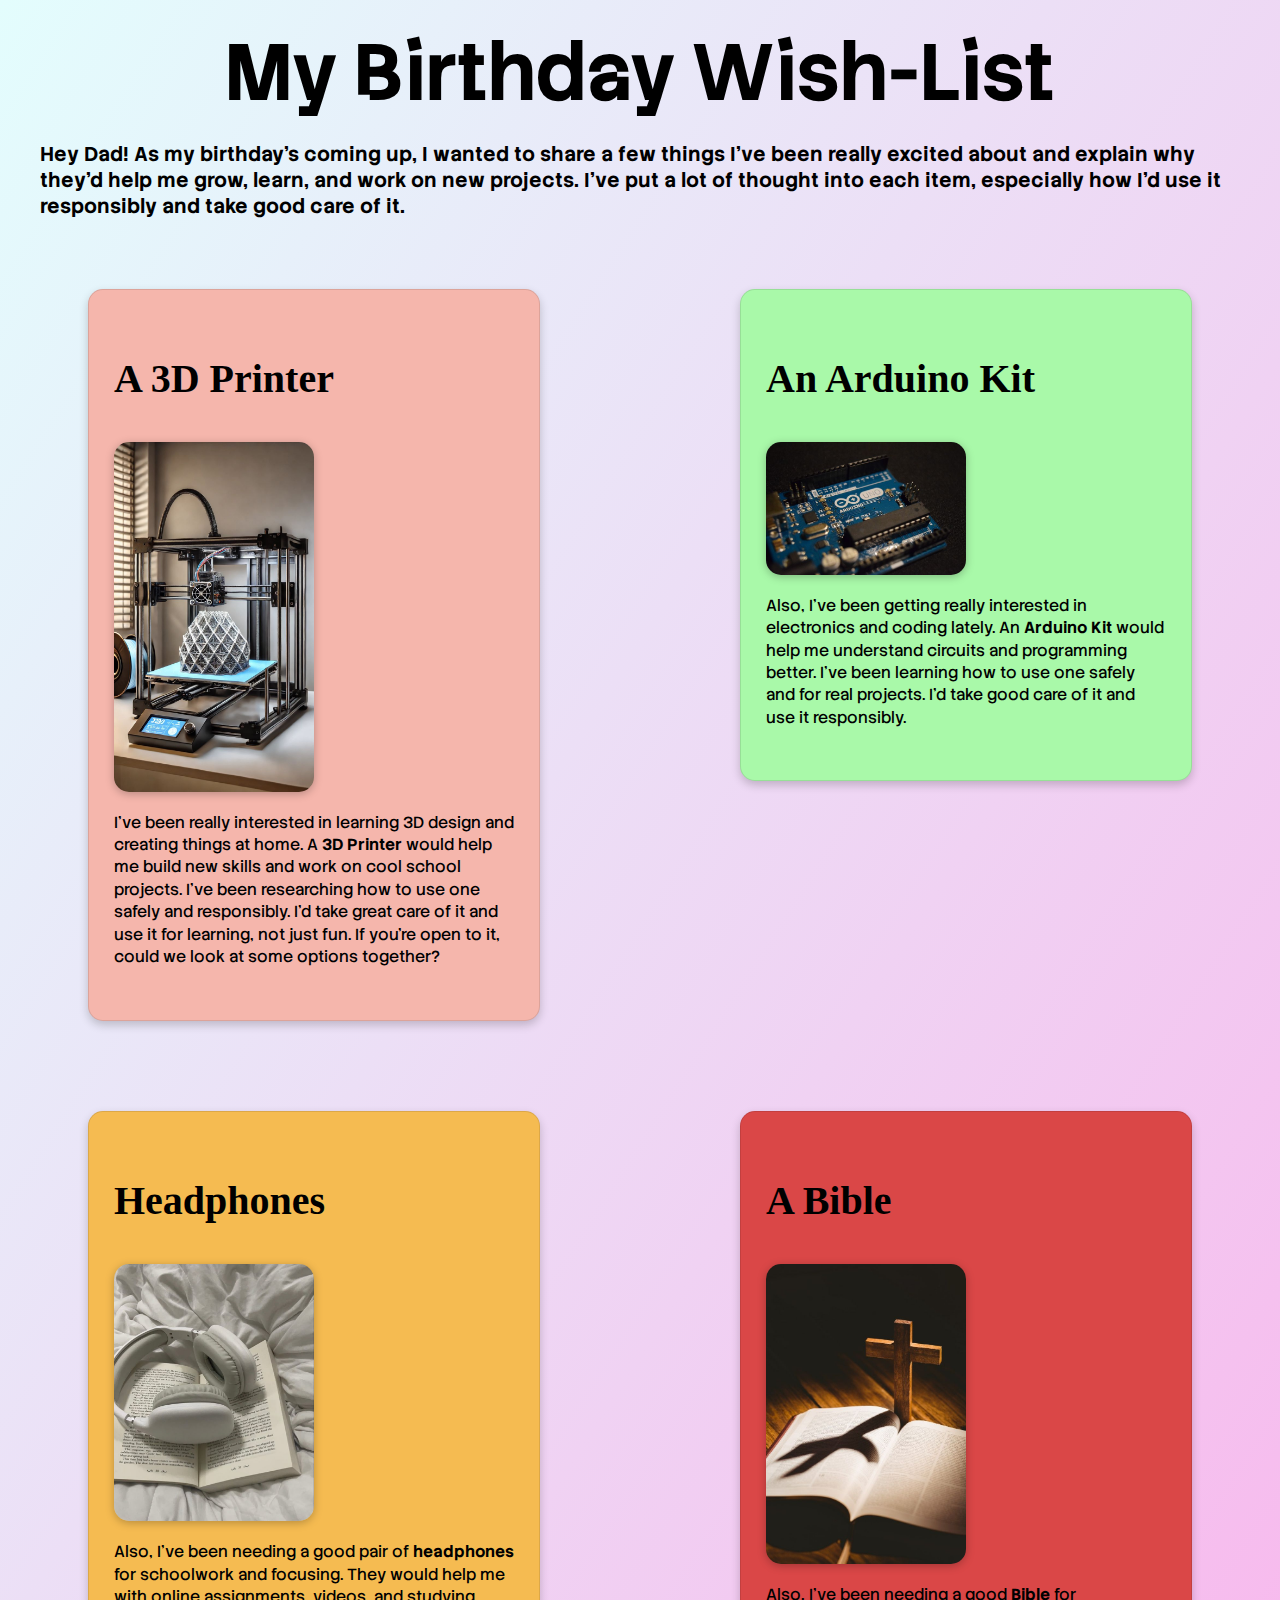
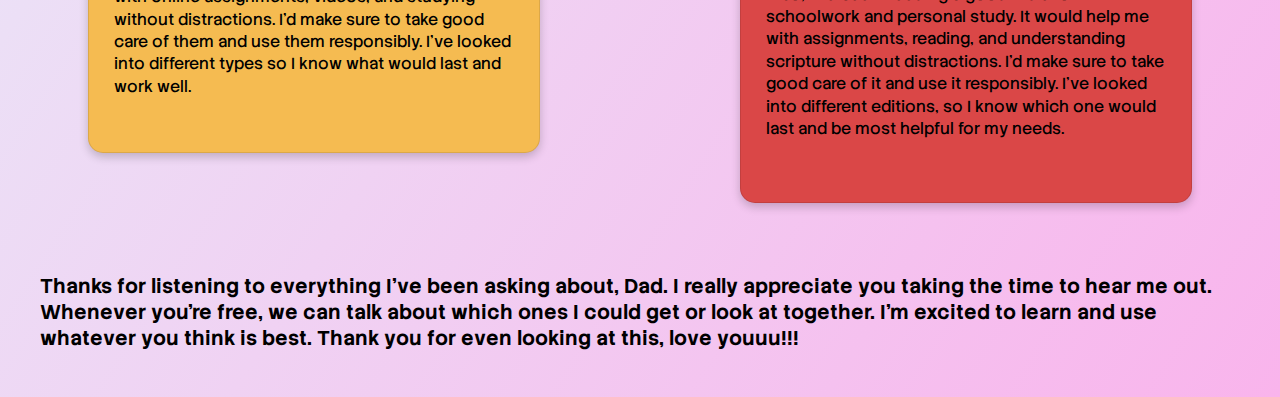
<file: index.html>
<!DOCTYPE html>
<html lang="en">
<head>
    <meta charset="UTF-8">
    <meta name="viewport" content="width=device-width, initial-scale=1.0">
    <link rel="preconnect" href="https://fonts.googleapis.com">
<link rel="preconnect" href="https://fonts.gstatic.com" crossorigin>
<link href="https://fonts.googleapis.com/css2?family=Stack+Sans+Notch:wght@200..700&display=swap" rel="stylesheet">
<link rel="preconnect" href="https://fonts.googleapis.com">
<link rel="preconnect" href="https://fonts.gstatic.com" crossorigin>
<link href="https://fonts.googleapis.com/css2?family=Chewy&family=Stack+Sans+Notch:wght@200..700&display=swap" rel="stylesheet">
<link rel="preconnect" href="https://fonts.googleapis.com">
<link rel="preconnect" href="https://fonts.gstatic.com" crossorigin>
<link href="https://fonts.googleapis.com/css2?family=Chewy&family=Stack+Sans+Notch:wght@200..700&family=Stack+Sans+Text:wght@200..700&display=swap" rel="stylesheet">
    <title>Document</title>
    <link rel="stylesheet" href="mbd.css">
</head>
<body>
    <h1>My Birthday Wish-List</h1>
    <h2>Hey Dad! As my birthday’s coming up, I wanted to share a few things I’ve been really excited about and explain why they’d help me grow, learn, and work on new projects. I’ve put a lot of thought into each item, especially how I’d use it responsibly and take good care of it.</h2>
    <div class="container">
        <div class="b1">
            <h3>A 3D Printer</h3>
            <a href="https://www.amazon.com/s?k=3d+printer&crid=30LTOHTYT1QNN&sprefix=3d+printer+%2Caps%2C183&ref=nb_sb_noss_2">
                <img class="i1" src="AI 3D Printer.jpeg"></a>
            <p>I’ve been really interested in learning 3D design and creating things at home.
        A <b>3D Printer</b> would help me build new skills and work on cool school projects.
        I’ve been researching how to use one safely and responsibly.
        I’d take great care of it and use it for learning, not just fun.
        If you’re open to it, could we look at some options together?</p></div>
        <div class="b2"><h3>An Arduino Kit</h3>
            <a href="https://www.amazon.com/s?k=arduino+kit&crid=25SSK211A18JX&sprefix=arduino+kit%2Caps%2C240&ref=nb_sb_noss_1">
                <img src="Know all about Arduino !.jpeg"></a>
            <p>Also, I’ve been getting really interested in electronics and coding lately.
        An <b>Arduino Kit</b> would help me understand circuits and programming better.
        I’ve been learning how to use one safely and for real projects.
        I’d take good care of it and use it responsibly.</p></div>
        <div class="b3"><h3>Headphones</h3>
            <a href="https://www.amazon.com/s?k=headphones&crid=1O83NNJJPCU77&sprefix=head%2Caps%2C203&ref=nb_sb_ss_p13n-expert-pd-ops-ranker_ci_tech-br-left_1_4">
                <img src="reading 🙆_♀️.jpeg"></a>
            <p>Also, I’ve been needing a good pair of <b>headphones</b> for schoolwork and focusing.
        They would help me with online assignments, videos, and studying without distractions.
        I’d make sure to take good care of them and use them responsibly.
        I’ve looked into different types so I know what would last and work well.</p></div>
        <div class="b4"><h3>A Bible</h3>
            <a href="https://www.amazon.com/s?k=bible&crid=ZR0UH986SU03&sprefix=bible%2Caps%2C197&ref=nb_sb_noss_1">
                <img src="Biblia abierta con icono de crucifijo detrás _ Foto Premium.jpeg"></a>
            <p>Also, I’ve been needing a good <b>Bible</b> for schoolwork and personal study.
                 It would help me with assignments, reading, and
                  understanding scripture without distractions. I’d make sure to take
                   good care of it and use it responsibly. I’ve looked into different
                    editions, so I know which one would last and be most helpful for my needs.</p></div></div>
    <h4>Thanks for listening to everything I’ve been asking about, Dad.
        I really appreciate you taking the time to hear me out.
        Whenever you’re free, we can talk about which ones I could get or look at together.
        I’m excited to learn and use whatever you think is best. Thank you for even looking at this, love youuu!!!</h4>
</body>
</html>
</file>
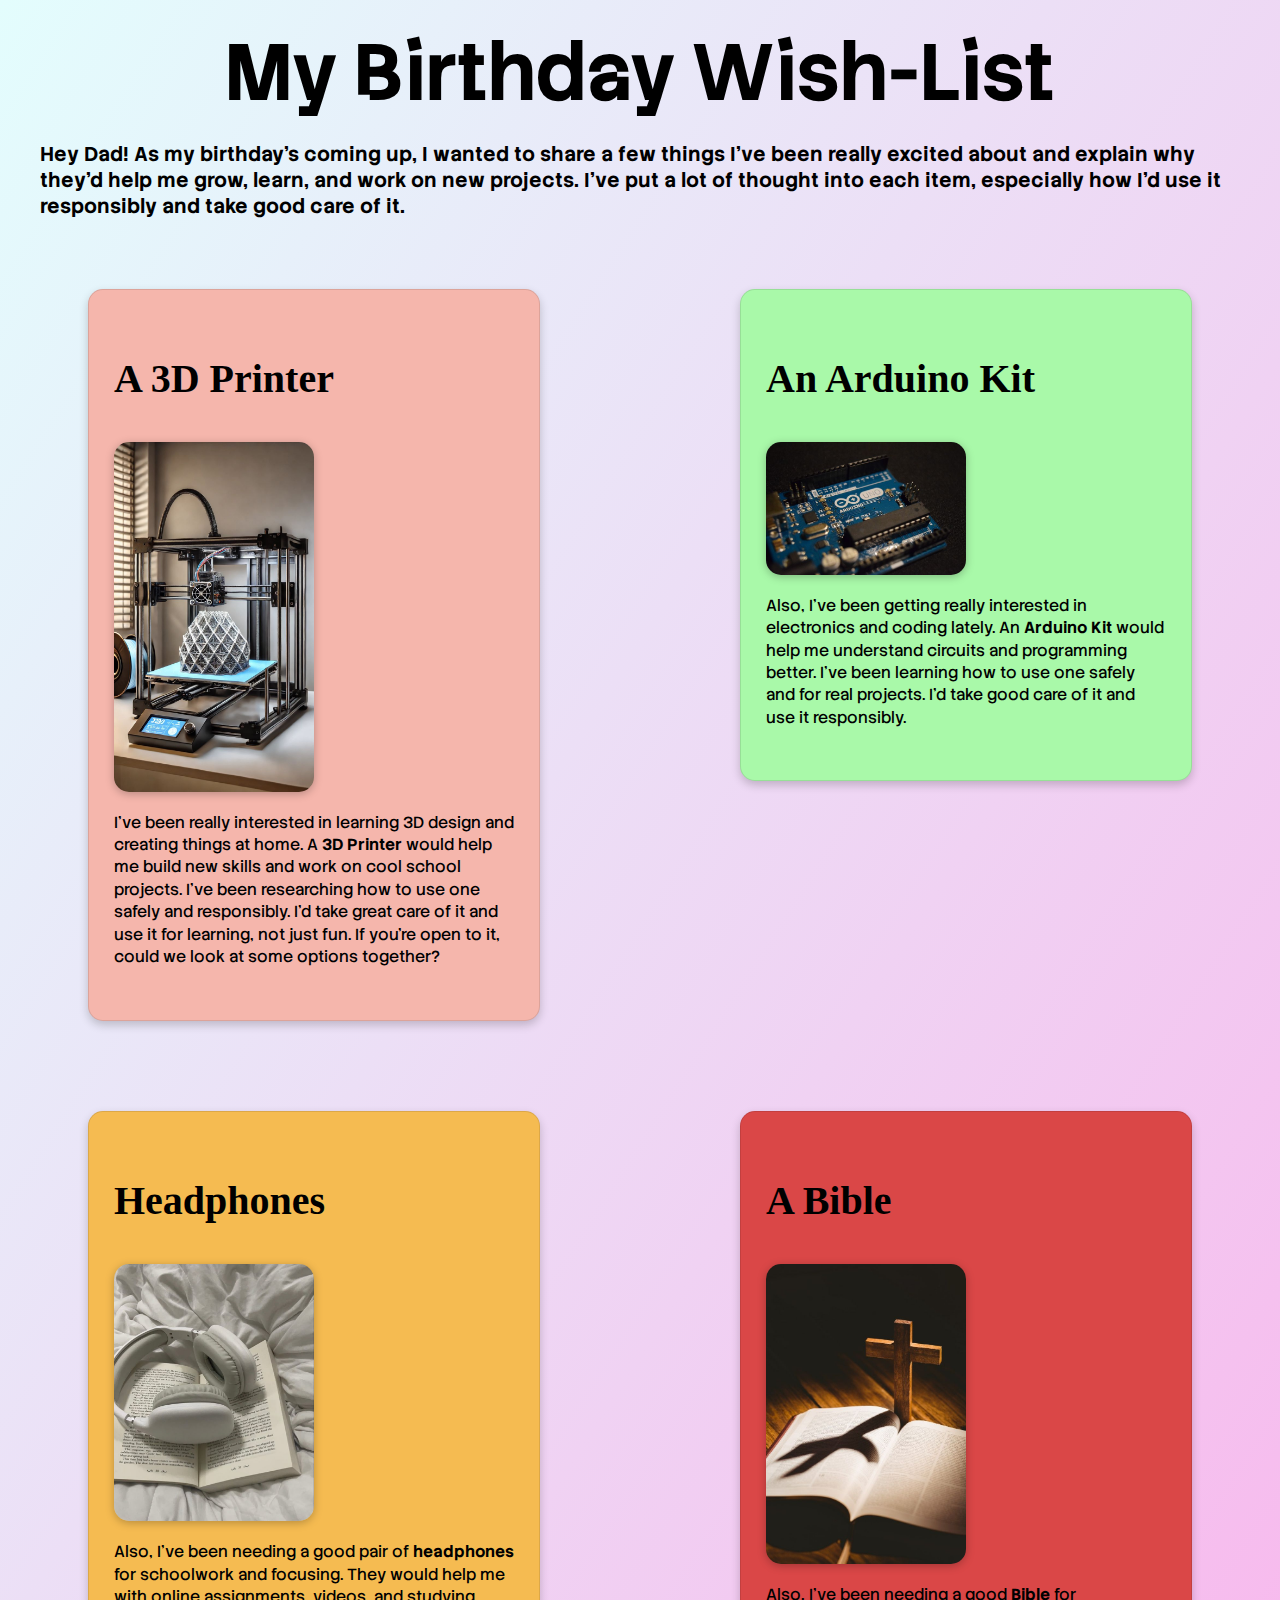
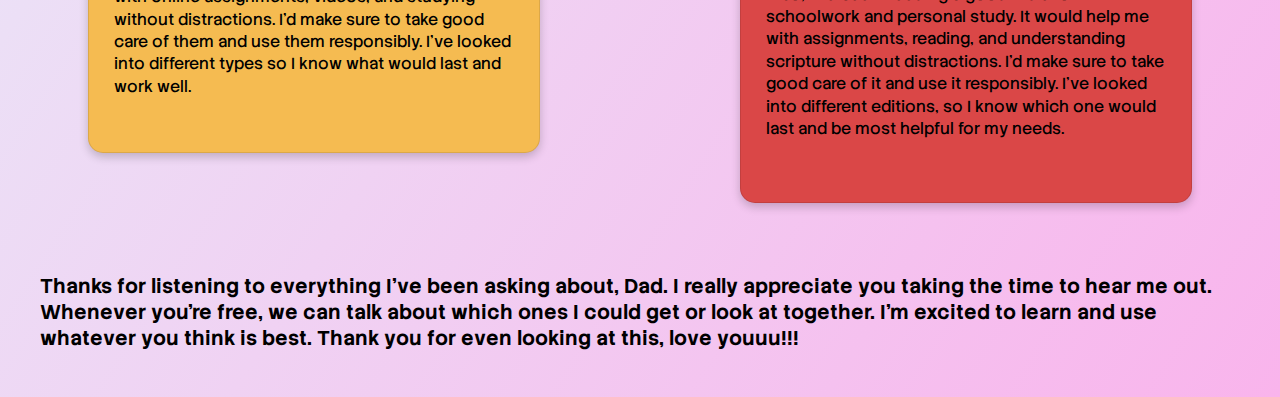
<file: mbd.html>
<!DOCTYPE html>
<html lang="en">
<head>
    <meta charset="UTF-8">
    <meta name="viewport" content="width=device-width, initial-scale=1.0">
    <link rel="preconnect" href="https://fonts.googleapis.com">
<link rel="preconnect" href="https://fonts.gstatic.com" crossorigin>
<link href="https://fonts.googleapis.com/css2?family=Stack+Sans+Notch:wght@200..700&display=swap" rel="stylesheet">
<link rel="preconnect" href="https://fonts.googleapis.com">
<link rel="preconnect" href="https://fonts.gstatic.com" crossorigin>
<link href="https://fonts.googleapis.com/css2?family=Chewy&family=Stack+Sans+Notch:wght@200..700&display=swap" rel="stylesheet">
<link rel="preconnect" href="https://fonts.googleapis.com">
<link rel="preconnect" href="https://fonts.gstatic.com" crossorigin>
<link href="https://fonts.googleapis.com/css2?family=Chewy&family=Stack+Sans+Notch:wght@200..700&family=Stack+Sans+Text:wght@200..700&display=swap" rel="stylesheet">
    <title>Document</title>
    <link rel="stylesheet" href="mbd.css">
</head>
<body>
    <h1>My Birthday Wish-List</h1>
    <h2>Hey Dad! As my birthday’s coming up, I wanted to share a few things I’ve been really excited about and explain why they’d help me grow, learn, and work on new projects. I’ve put a lot of thought into each item, especially how I’d use it responsibly and take good care of it.</h2>
    <div class="container">
        <div class="b1">
            <h3>A 3D Printer</h3>
            <a href="https://www.amazon.com/s?k=3d+printer&crid=30LTOHTYT1QNN&sprefix=3d+printer+%2Caps%2C183&ref=nb_sb_noss_2">
                <img class="i1" src="AI 3D Printer.jpeg"></a>
            <p>I’ve been really interested in learning 3D design and creating things at home.
        A <b>3D Printer</b> would help me build new skills and work on cool school projects.
        I’ve been researching how to use one safely and responsibly.
        I’d take great care of it and use it for learning, not just fun.
        If you’re open to it, could we look at some options together?</p></div>
        <div class="b2"><h3>An Arduino Kit</h3>
            <a href="https://www.amazon.com/s?k=arduino+kit&crid=25SSK211A18JX&sprefix=arduino+kit%2Caps%2C240&ref=nb_sb_noss_1">
                <img src="Know all about Arduino !.jpeg"></a>
            <p>Also, I’ve been getting really interested in electronics and coding lately.
        An <b>Arduino Kit</b> would help me understand circuits and programming better.
        I’ve been learning how to use one safely and for real projects.
        I’d take good care of it and use it responsibly.</p></div>
        <div class="b3"><h3>Headphones</h3>
            <a href="https://www.amazon.com/s?k=headphones&crid=1O83NNJJPCU77&sprefix=head%2Caps%2C203&ref=nb_sb_ss_p13n-expert-pd-ops-ranker_ci_tech-br-left_1_4">
                <img src="reading 🙆_♀️.jpeg"></a>
            <p>Also, I’ve been needing a good pair of <b>headphones</b> for schoolwork and focusing.
        They would help me with online assignments, videos, and studying without distractions.
        I’d make sure to take good care of them and use them responsibly.
        I’ve looked into different types so I know what would last and work well.</p></div>
        <div class="b4"><h3>A Bible</h3>
            <a href="https://www.amazon.com/s?k=bible&crid=ZR0UH986SU03&sprefix=bible%2Caps%2C197&ref=nb_sb_noss_1">
                <img src="Biblia abierta con icono de crucifijo detrás _ Foto Premium.jpeg"></a>
            <p>Also, I’ve been needing a good <b>Bible</b> for schoolwork and personal study.
                 It would help me with assignments, reading, and
                  understanding scripture without distractions. I’d make sure to take
                   good care of it and use it responsibly. I’ve looked into different
                    editions, so I know which one would last and be most helpful for my needs.</p></a></div></div>
    <h4>Thanks for listening to everything I’ve been asking about, Dad.
        I really appreciate you taking the time to hear me out.
        Whenever you’re free, we can talk about which ones I could get or look at together.
        I’m excited to learn and use whatever you think is best. Thank you for even looking at this, love youuu!!!</h4>
</body>
</html>
</file>
<file: mbd.css>
body {
    
    max-width: 1200px;
    margin: 0 auto;
    padding: 20px;
    background: linear-gradient(to bottom right, #e3fdfd, #f9b4ec);

}

h1 {
    font-size: 80px;
    display: block;
    margin: 0 auto;
    font-family: "Stack Sans Notch";
    text-align: center;
}

h2 {
    font-family: "Stack Sans Text", sans-serif;
    font-size: 20px;
}

h3 {
    font-size: 40px;
    font-family: 'Chewy';
}

h4 {
    font-size: 20px;
    font-family: "Stack Sans Text", sans-serif;
}
p {
    font-family: "Stack Sans Text", sans-serif;
    font-size: 16px;
    line-height: 1.4;
}

.container {
    display: flex;
    flex-wrap: wrap;
    gap: 90px 200px;
    justify-content: center;
    margin-top: 70px;
    margin-bottom: 70px;
}

img {
    width: 200px;
    border-radius: 15px;
    box-shadow: 0 2px 8px rgba(0,0,0,0.25);
    
}

.b1 {
    background-color: rgb(245, 182, 172);
    border-radius: 15px;
    width: 400px;
    height: 680px;
    padding: 25px;
    box-shadow: 0 4px 10px rgba(0,0,0,0.2);
    
}

.b2 {
    background-color:rgb(169, 249, 169);
    border-radius: 15px;
    width: 400px;
    height: 440px;
    padding: 25px;
    box-shadow: 0 4px 10px rgba(0,0,0,0.2);
    
}

.b3 {
    background-color: rgb(245, 187, 81);
    border-radius: 15px;
    width: 400px;
    height: 590px;
    padding: 25px;
    box-shadow: 0 4px 10px rgba(0,0,0,0.2);
    
}

.b4 {
    background-color:rgb(218, 71, 71);
    border-radius: 15px;
    width: 400px;
    height: 640px;
    padding: 25px;
    box-shadow: 0 4px 10px rgba(0,0,0,0.2);
    
}

.b1, .b2, .b3, .b4 {
    border: 1px solid rgba(0,0,0,0.1);
    transition: transform 0.3s;
}
.b1:hover, .b2:hover, .b3:hover, .b4:hover {
    transform: translateY(-13px);
}
</file>
